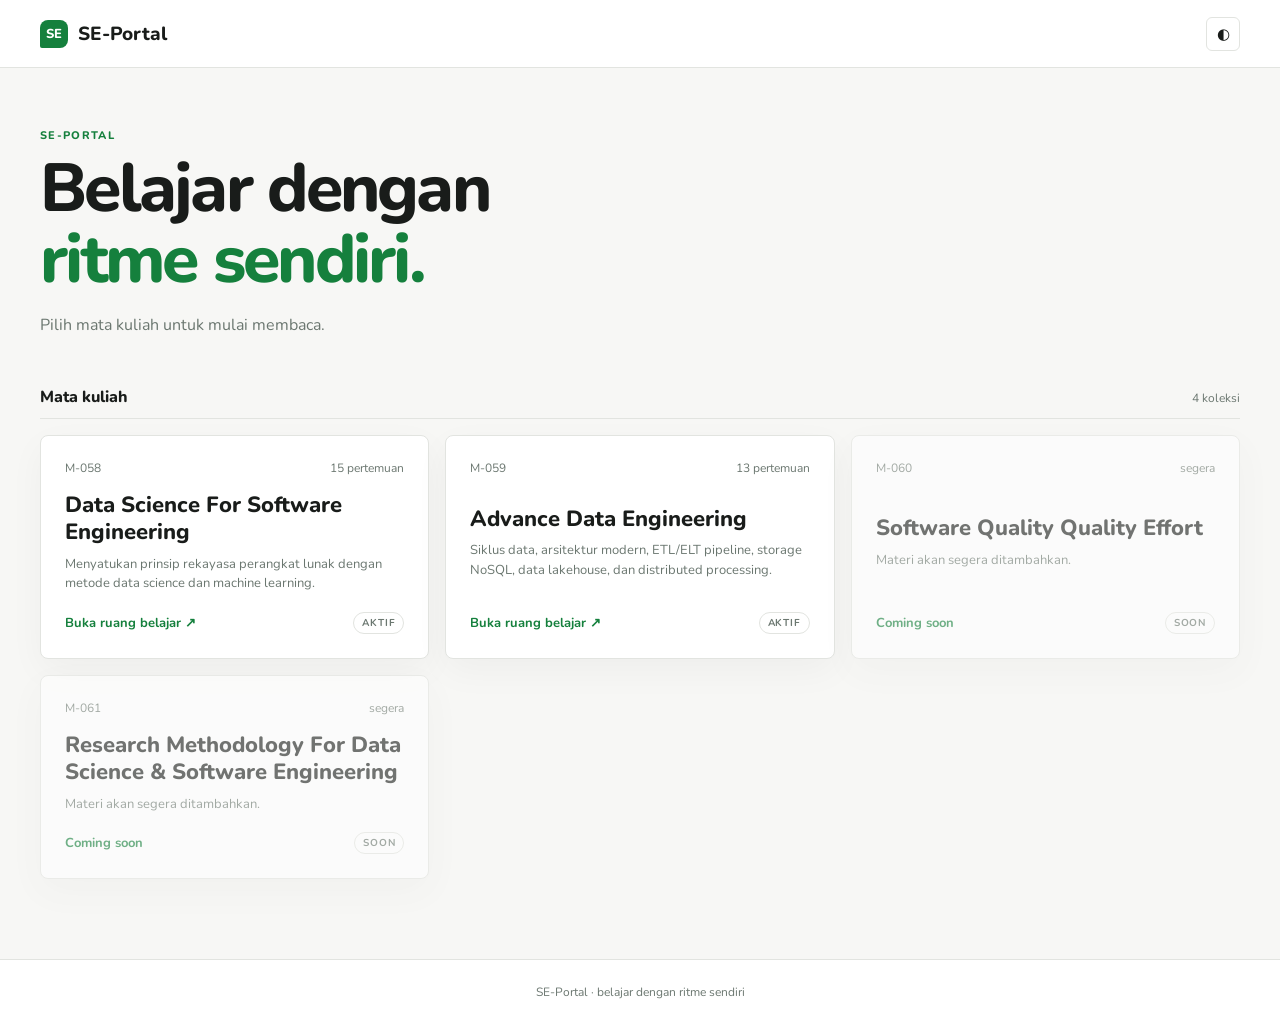
<file: index.html>
<!doctype html>
<html lang="id">
<head>
  <meta charset="utf-8"><meta name="viewport" content="width=device-width,initial-scale=1">
  <title>SE-Portal</title><link rel="stylesheet" href="css/style.css">
</head>
<body data-page="home">
  <header class="topbar"><a class="brand" href="index.html"><span class="brand-mark">SE</span><span>SE-Portal</span></a><div class="top-actions"><button class="icon-btn" data-theme aria-label="Ganti tema">◐</button></div></header>
  <main class="shell home-shell">
    <section class="hero reveal"><p class="kicker">SE-PORTAL</p><h1>Belajar dengan<br><em>ritme sendiri.</em></h1><p class="hero-copy">Pilih mata kuliah untuk mulai membaca.</p></section>
    <section class="recent-wrap" hidden><div class="section-heading"><span>Terakhir dibuka</span><small>lanjutkan dari halaman terakhir</small></div><div id="recent-list" class="recent-list"></div></section>
    <section><div class="section-heading"><span>Mata kuliah</span><small id="course-count"></small></div><div id="course-grid" class="course-grid"></div></section>
  </main>
  <footer class="footer">SE-Portal <span>·</span> belajar dengan ritme sendiri</footer>
  <script src="js/data-store.js"></script>
  <script src="js/app.js"></script>
</body>
</html>
</file>
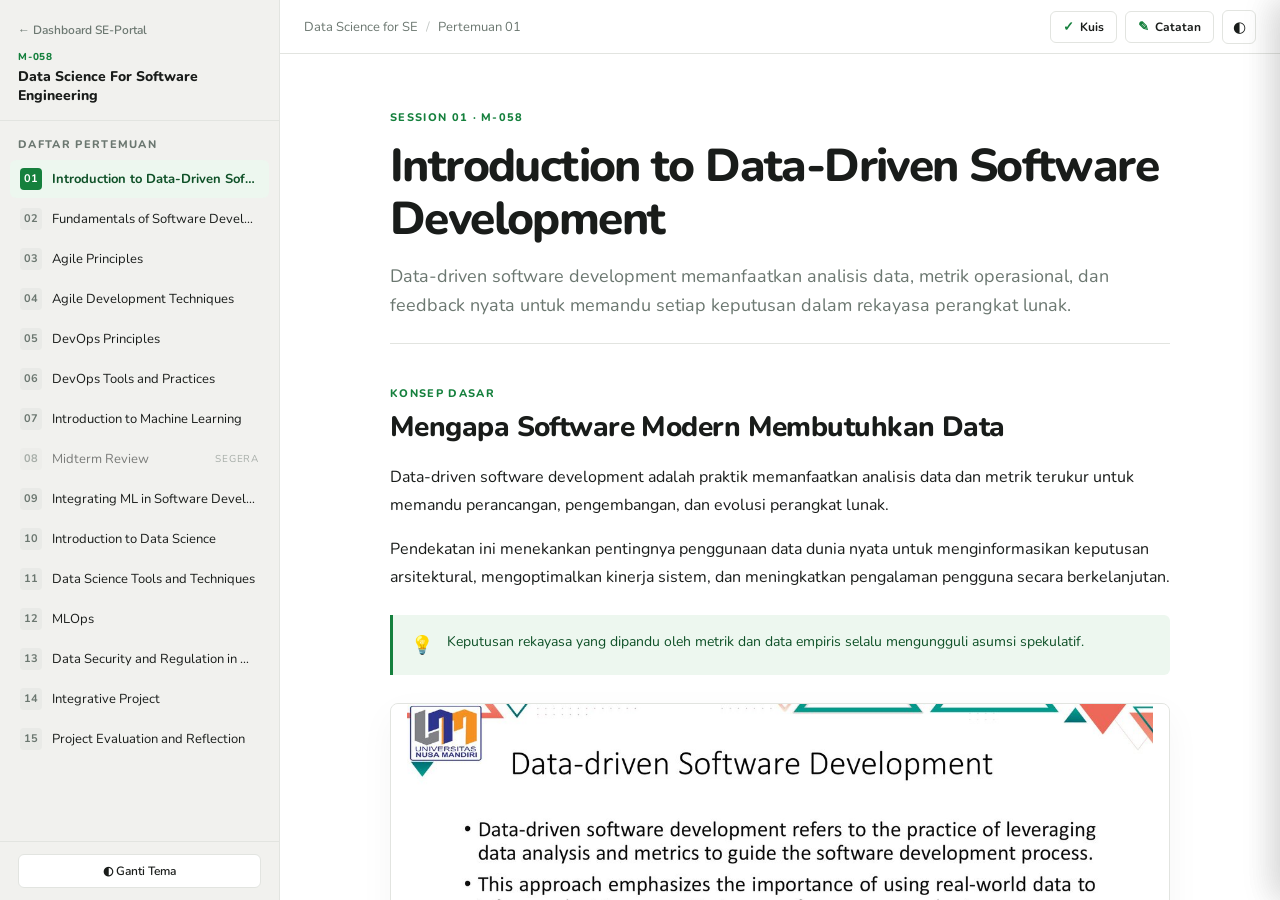
<file: course.html>
<!doctype html>
<html lang="id">
<head>
  <meta charset="utf-8">
  <title>SE-Portal</title>
</head>
<body>
  <script>
    const p = new URLSearchParams(location.search);
    const c = p.get('course') || 'se4ds';
    location.replace(`session.html?course=${c}`);
  </script>
</body>
</html>
</file>
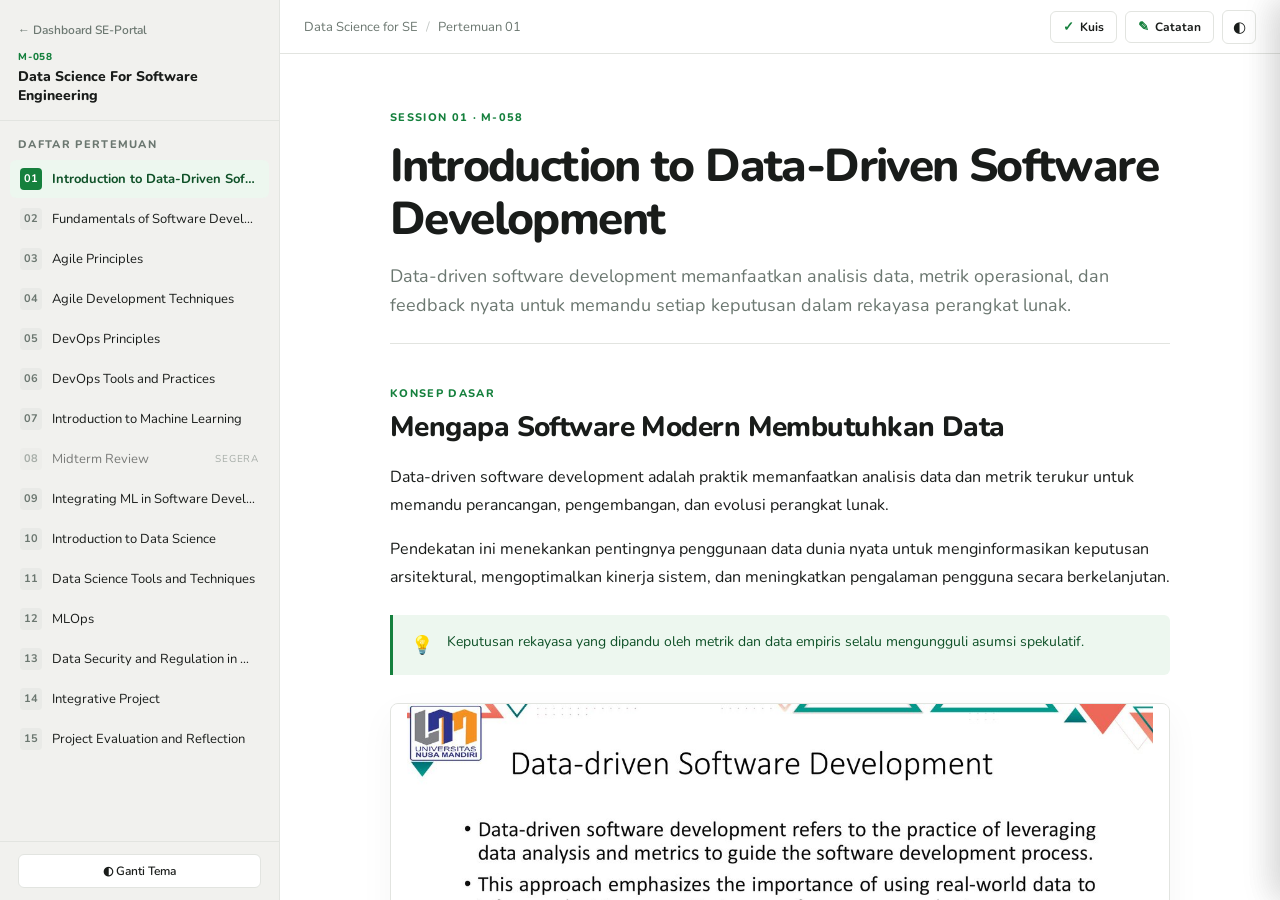
<file: session.html>
<!doctype html>
<html lang="id">
<head>
  <meta charset="utf-8">
  <meta name="viewport" content="width=device-width,initial-scale=1">
  <title>SE-Portal</title>
  <link rel="stylesheet" href="css/style.css">
</head>
<body data-page="session">
  <div class="notion-layout">
    <aside class="notion-sidebar" id="sidebar">
      <div class="sidebar-header">
        <a class="sidebar-back" href="index.html">← Dashboard SE-Portal</a>
        <div class="sidebar-course-info">
          <span class="course-code-badge" id="sidebar-course-code">M-058</span>
          <h2 id="sidebar-course-name">Software Engineering For Data Science</h2>
        </div>
      </div>
      <div class="sidebar-nav-title">DAFTAR PERTEMUAN</div>
      <nav class="sidebar-nav" id="sidebar-sessions"></nav>
      <div class="sidebar-footer">
        <button class="sidebar-action-btn" data-theme>◐ Ganti Tema</button>
      </div>
    </aside>

    <div class="sidebar-backdrop" id="sidebar-backdrop"></div>

    <div class="notion-workspace">
      <header class="notion-topbar">
        <div class="topbar-left">
          <button class="icon-btn mobile-menu-btn" id="sidebar-toggle" aria-label="Menu navigasi">☰</button>
          <div class="breadcrumbs" id="breadcrumbs">
            <span id="breadcrumb-course">SE for Data Science</span>
            <span class="sep">/</span>
            <span id="breadcrumb-session">Pertemuan 02</span>
          </div>
        </div>
        <div class="topbar-actions">
          <button class="topbar-btn" data-open-quiz>
            <span class="btn-icon">✓</span> Kuis
          </button>
          <button class="topbar-btn" data-open-notes>
            <span class="btn-icon">✎</span> Catatan
          </button>
          <button class="icon-btn" data-theme aria-label="Ganti tema">◐</button>
        </div>
      </header>

      <main class="notion-content-scroll" id="doc-scroll">
        <article class="notion-doc" id="doc-content">
          <!-- Konten materi dimuat dinamis -->
        </article>
      </main>
    </div>

    <div class="drawer-backdrop" id="drawer-backdrop"></div>

    <aside class="right-drawer" id="notes-drawer" aria-hidden="true">
      <div class="drawer-head">
        <div>
          <span class="kicker">CATATAN PRIBADI</span>
          <h3>Notes Pertemuan Ini</h3>
        </div>
        <button class="icon-btn close-btn" data-close-notes aria-label="Tutup catatan">✕</button>
      </div>
      <div class="notes-tools">
        <button data-add-note>＋ Teks</button>
        <label>＋ Gambar<input id="image-input" type="file" accept="image/*" hidden></label>
        <button data-export>↓ Backup</button>
        <label>↑ Pulihkan<input id="import-input" type="file" accept="application/json" hidden></label>
      </div>
      <div id="notes-canvas" class="notes-canvas" contenteditable="true" spellcheck="true" data-placeholder="Tulis catatan atau paste gambar di sini..."></div>
      <p class="save-state" id="save-state">Tersimpan di browser</p>
    </aside>

    <aside class="right-drawer" id="quiz-drawer" aria-hidden="true">
      <div class="drawer-head">
        <div>
          <span class="kicker">REVIEW CHAPTER</span>
          <h3 id="quiz-drawer-title">Evaluasi Pemahaman</h3>
        </div>
        <button class="icon-btn close-btn" data-close-quiz aria-label="Tutup kuis">✕</button>
      </div>
      <div class="quiz-body" id="quiz-body">
        <!-- Konten kuis dimuat dinamis -->
      </div>
    </aside>
  </div>

  <script src="js/data-store.js"></script>
  <script src="js/app.js"></script>
</body>
</html>
</file>
<file: css/style.css>
@import url('https://fonts.googleapis.com/css2?family=Nunito:wght@400;500;600;700;800&display=swap');

:root {
  --bg: #f7f7f5;
  --sidebar-bg: #f1f1ee;
  --paper: #ffffff;
  --ink: #191c1a;
  --muted: #6b7770;
  --line: #e2e4e0;
  --green: #15803d;
  --green-dark: #0f5128;
  --tint: #edf7ef;
  --shadow: 0 12px 36px #0000000a;
  --danger-bg: #fef2f2;
  --danger-ink: #b91c1c;
  color-scheme: light;
}

body.dark {
  --bg: #131715;
  --sidebar-bg: #181d19;
  --paper: #1e2420;
  --ink: #e8eee9;
  --muted: #95a39a;
  --line: #2d3830;
  --green: #4ade80;
  --green-dark: #86efac;
  --tint: #1b2e22;
  --shadow: 0 12px 36px #00000030;
  --danger-bg: #371717;
  --danger-ink: #fca5a5;
  color-scheme: dark;
}

* { box-sizing: border-box; }
html, body { height: 100%; margin: 0; }
body {
  background: var(--bg);
  color: var(--ink);
  font-family: 'Nunito', sans-serif;
  transition: background .2s, color .2s;
  overflow-x: hidden;
}

a { color: inherit; text-decoration: none; }
button, label { font: inherit; cursor: pointer; }

/* Home Page */
.topbar {
  height: 68px;
  padding: 0 max(24px, calc((100vw - 1200px) / 2));
  display: flex;
  align-items: center;
  justify-content: space-between;
  border-bottom: 1px solid var(--line);
  background: var(--paper);
}
.brand { display: flex; align-items: center; gap: 10px; font-weight: 800; font-size: 19px; }
.brand-mark {
  display: grid;
  place-items: center;
  width: 28px;
  height: 28px;
  border-radius: 8px 8px 8px 2px;
  background: var(--green);
  color: #fff;
  font-weight: 800;
  font-size: 13px;
  letter-spacing: -.02em;
}
.top-actions { display: flex; align-items: center; gap: 12px; }
.icon-btn {
  border: 1px solid var(--line);
  background: var(--paper);
  color: var(--ink);
  width: 34px;
  height: 34px;
  border-radius: 6px;
  display: grid;
  place-items: center;
  font-size: 15px;
  transition: .15s background, .15s border-color;
}
.icon-btn:hover { background: var(--bg); border-color: var(--green); }
.shell { width: min(1200px, calc(100% - 48px)); margin: auto; }
.home-shell { padding: 60px 0 80px; }
.hero { max-width: 640px; margin-bottom: 50px; }
.kicker { font-size: 11px; letter-spacing: .12em; font-weight: 800; color: var(--green); margin: 0 0 10px; text-transform: uppercase; }
.hero h1 { font-size: clamp(40px, 6vw, 68px); line-height: 1.05; letter-spacing: -.04em; margin: 0; font-weight: 800; }
.hero h1 em { color: var(--green); font-style: normal; }
.hero-copy { color: var(--muted); font-size: 16px; margin-top: 18px; }
.section-heading { display: flex; justify-content: space-between; align-items: baseline; margin: 0 0 16px; border-bottom: 1px solid var(--line); padding-bottom: 10px; }
.section-heading span { font-weight: 800; }
.section-heading small { color: var(--muted); font-size: 12px; }
.course-grid { display: grid; grid-template-columns: repeat(auto-fit, minmax(320px, 1fr)); gap: 16px; }
.course-card {
  min-height: 190px;
  padding: 24px;
  border: 1px solid var(--line);
  border-radius: 8px;
  background: var(--paper);
  box-shadow: var(--shadow);
  display: flex;
  flex-direction: column;
  justify-content: space-between;
  transition: transform .15s, border-color .15s;
}
.course-card:hover { transform: translateY(-3px); border-color: var(--green); }
.course-card.soon { opacity: .6; pointer-events: none; }
.course-meta, .course-foot { display: flex; justify-content: space-between; align-items: center; }
.course-meta { color: var(--muted); font-size: 12px; }
.course-card h2 { font-size: 22px; line-height: 1.25; margin: 16px 0 8px; font-weight: 800; }
.course-card p { font-size: 13px; color: var(--muted); line-height: 1.5; margin: 0; }
.course-foot { color: var(--green); font-size: 13px; font-weight: 700; margin-top: 18px; }
.badge { font-size: 10px; letter-spacing: .08em; text-transform: uppercase; color: var(--muted); border: 1px solid var(--line); padding: 3px 8px; border-radius: 20px; }
.recent-wrap { margin-bottom: 48px; }
.recent-list { display: grid; grid-template-columns: repeat(auto-fit, minmax(240px, 1fr)); gap: 12px; }
.recent-item { border-left: 3px solid var(--green); padding: 14px; background: var(--paper); font-size: 13px; border-radius: 0 6px 6px 0; border-block: 1px solid var(--line); border-right: 1px solid var(--line); }
.recent-item small { display: block; color: var(--muted); margin-top: 4px; }
.footer { padding: 24px; text-align: center; border-top: 1px solid var(--line); font-size: 12px; color: var(--muted); background: var(--paper); }

/* Notion Workspace Layout */
.notion-layout { display: flex; height: 100vh; overflow: hidden; }

/* Sidebar */
.notion-sidebar {
  width: 280px;
  flex-shrink: 0;
  background: var(--sidebar-bg);
  border-right: 1px solid var(--line);
  display: flex;
  flex-direction: column;
  height: 100%;
  user-select: none;
  z-index: 30;
}
.sidebar-header { padding: 18px 18px 14px; border-bottom: 1px solid var(--line); }
.sidebar-back { display: inline-block; font-size: 12px; color: var(--muted); font-weight: 600; margin-bottom: 12px; }
.sidebar-back:hover { color: var(--green); }
.sidebar-course-info { display: flex; flex-direction: column; gap: 4px; }
.course-code-badge { font-size: 10px; letter-spacing: .08em; font-weight: 800; color: var(--green); }
.sidebar-course-info h2 { font-size: 14px; line-height: 1.35; margin: 0; font-weight: 800; }
.sidebar-nav-title { font-size: 11px; letter-spacing: .12em; color: var(--muted); font-weight: 800; padding: 16px 18px 8px; }
.sidebar-nav { flex: 1; overflow-y: auto; padding: 0 10px 18px; display: flex; flex-direction: column; gap: 2px; }
.sidebar-item {
  display: flex;
  align-items: center;
  gap: 10px;
  width: 100%;
  text-align: left;
  background: transparent;
  border: 0;
  padding: 8px 10px;
  border-radius: 6px;
  color: var(--ink);
  font-size: 13px;
  transition: background .12s, color .12s;
}
.sidebar-item:hover { background: color-mix(in srgb, var(--line) 40%, transparent); }
.sidebar-item.active { background: var(--tint); color: var(--green-dark); font-weight: 700; }
.sidebar-item.planned { opacity: .55; }
.session-badge {
  flex-shrink: 0;
  font-size: 11px;
  font-weight: 700;
  color: var(--muted);
  width: 22px;
  height: 22px;
  display: grid;
  place-items: center;
  border-radius: 4px;
  background: color-mix(in srgb, var(--line) 50%, transparent);
}
.sidebar-item.active .session-badge { background: var(--green); color: #fff; }
.session-nav-title { flex: 1; min-width: 0; overflow: hidden; text-overflow: ellipsis; white-space: nowrap; }
.session-nav-status { font-size: 10px; color: var(--muted); text-transform: uppercase; letter-spacing: .08em; }
.sidebar-footer { padding: 12px 18px; border-top: 1px solid var(--line); }
.sidebar-action-btn { width: 100%; border: 1px solid var(--line); background: var(--paper); color: var(--ink); padding: 8px; border-radius: 6px; font-size: 12px; font-weight: 600; text-align: center; }

/* Main Workspace */
.notion-workspace { flex: 1; min-width: 0; display: flex; flex-direction: column; height: 100%; background: var(--paper); }
.notion-topbar {
  height: 54px;
  padding: 0 24px;
  border-bottom: 1px solid var(--line);
  display: flex;
  align-items: center;
  justify-content: space-between;
  flex-shrink: 0;
  background: var(--paper);
}
.topbar-left { display: flex; align-items: center; gap: 12px; min-width: 0; }
.mobile-menu-btn { display: none; }
.breadcrumbs { display: flex; align-items: center; gap: 8px; font-size: 13px; color: var(--muted); min-width: 0; }
.breadcrumbs span { overflow: hidden; text-overflow: ellipsis; white-space: nowrap; }
.breadcrumbs .sep { opacity: .4; }
.topbar-actions { display: flex; align-items: center; gap: 8px; }
.topbar-btn {
  display: flex;
  align-items: center;
  gap: 6px;
  border: 1px solid var(--line);
  background: var(--paper);
  color: var(--ink);
  padding: 6px 12px;
  border-radius: 6px;
  font-size: 12px;
  font-weight: 700;
  transition: .15s background, .15s border-color;
}
.topbar-btn:hover { background: var(--tint); border-color: var(--green); color: var(--green); }
.btn-icon { color: var(--green); font-size: 13px; }

/* Document Content (Notion Scroll) */
.notion-content-scroll { flex: 1; overflow-y: auto; padding: 48px 28px 90px; }
.notion-doc { max-width: 780px; margin: 0 auto; line-height: 1.75; }
.doc-header { margin-bottom: 40px; padding-bottom: 24px; border-bottom: 1px solid var(--line); }
.doc-title { font-size: clamp(32px, 4.5vw, 46px); line-height: 1.15; letter-spacing: -.035em; margin: 10px 0 16px; font-weight: 800; }
.doc-lead { font-size: 18px; color: var(--muted); line-height: 1.6; margin: 0; }
.doc-section { margin-bottom: 48px; }
.section-label { font-size: 11px; letter-spacing: .12em; font-weight: 800; text-transform: uppercase; color: var(--green); margin-bottom: 6px; }
.section-title { font-size: clamp(22px, 3vw, 28px); line-height: 1.25; letter-spacing: -.02em; margin: 0 0 18px; font-weight: 800; }
.section-text p { font-size: 16px; margin: 0 0 16px; color: var(--ink); }

/* Callout Box */
.callout {
  display: flex;
  gap: 14px;
  margin: 24px 0;
  padding: 16px 18px;
  background: var(--tint);
  border-left: 3px solid var(--green);
  border-radius: 0 6px 6px 0;
  font-size: 14px;
  line-height: 1.6;
  color: var(--green-dark);
}
.callout-symbol { font-size: 18px; flex-shrink: 0; }

/* Figures & Media */
.doc-media {
  margin: 28px 0;
  border: 1px solid var(--line);
  border-radius: 8px;
  background: var(--bg);
  overflow: hidden;
  box-shadow: var(--shadow);
}
.doc-media img {
  width: 100%;
  max-height: 420px;
  object-fit: contain;
  display: block;
  background: #fff;
  transition: transform .2s;
  cursor: zoom-in;
}
.doc-media img:hover {
  transform: scale(1.01);
}
.doc-media figcaption {
  padding: 10px 16px;
  font-size: 13px;
  color: var(--muted);
  background: var(--paper);
  border-top: 1px solid var(--line);
  display: flex;
  align-items: center;
  gap: 8px;
}
.doc-media figcaption .media-icon { font-size: 14px; }

/* Interactive Diagrams */
.diagram { margin: 32px 0; padding: 24px; background: var(--bg); border: 1px solid var(--line); border-radius: 8px; }
.diagram-title { font-size: 11px; color: var(--green); font-weight: 800; text-transform: uppercase; letter-spacing: .08em; margin-bottom: 18px; }
.visual-note { display: grid; grid-template-columns: minmax(0, 1.2fr) minmax(140px, .8fr); gap: 16px; align-items: center; margin-bottom: 20px; }
.visual-note img { width: 100%; max-height: 220px; object-fit: contain; background: #fff; border: 1px solid var(--line); border-radius: 6px; }
.visual-note p { margin: 0; font-size: 13px; line-height: 1.5; color: var(--muted); }
.split-animation { padding: 16px; border: 1px solid var(--line); background: var(--paper); border-radius: 6px; margin: 16px 0 24px; }
.split-label { font-weight: 800; font-size: 13px; margin-bottom: 8px; }
.split-bar { display: flex; height: 42px; border-radius: 4px; overflow: hidden; }
.split-bar i { display: grid; place-items: center; color: #fff; font-style: normal; font-size: 11px; font-weight: 800; }
.train-part { width: 80%; background: var(--green); }
.test-part { width: 20%; background: #6b9c7b; }
.split-caption { color: var(--muted); font-size: 12px; margin-top: 8px; }
.folds { display: grid; grid-template-columns: repeat(10, 1fr); gap: 4px; }
.folds i { height: 48px; background: var(--green); opacity: .35; border-radius: 2px; }
.folds i:nth-child(3n) { opacity: .9; }
.fold-note { display: flex; justify-content: space-between; color: var(--muted); font-size: 12px; margin-top: 10px; }
.flow { display: flex; align-items: center; gap: 8px; overflow-x: auto; padding-bottom: 6px; }
.flow span { flex: 1; min-width: 90px; text-align: center; padding: 12px 6px; background: var(--paper); border: 1px solid var(--line); font-weight: 700; font-size: 12px; border-radius: 4px; }
.flow b { color: var(--green); font-size: 16px; }
.pipeline-animation { display: flex; gap: 8px; align-items: center; overflow-x: auto; padding: 10px 0; }
.pipeline-node { min-width: 90px; padding: 12px 8px; text-align: center; border: 1px solid var(--green); background: var(--paper); font-size: 12px; font-weight: 800; border-radius: 4px; }
.inference-line { display: flex; align-items: center; gap: 8px; color: var(--muted); font-size: 12px; margin-top: 14px; }
.inference-line i { width: 36px; height: 3px; background: var(--green); }
.inference-line strong { color: var(--green); }

/* Rich Animated Widgets */
.animated-widget { box-shadow: 0 4px 20px #00000008; transition: border-color .2s; }
.animated-widget:hover { border-color: var(--green); }

/* DIKW Pyramid */
.dikw-container { display: flex; flex-direction: column; align-items: center; gap: 8px; margin: 16px 0 10px; }
.dikw-level {
  display: flex;
  flex-direction: column;
  align-items: center;
  justify-content: center;
  padding: 10px 14px;
  border-radius: 6px;
  text-align: center;
  transition: transform .18s, filter .18s;
  cursor: default;
}
.dikw-level:hover { transform: scale(1.02); filter: brightness(1.05); }
.dikw-level .dikw-name { font-weight: 800; font-size: 13px; letter-spacing: .06em; }
.dikw-level small { font-size: 11px; opacity: .9; margin-top: 2px; }
.dikw-level.l4 { width: 45%; background: var(--green); color: #fff; box-shadow: 0 4px 14px #15803d33; }
.dikw-level.l3 { width: 62%; background: #22c55e; color: #fff; }
.dikw-level.l2 { width: 80%; background: var(--tint); color: var(--green-dark); border: 1px solid var(--green); }
.dikw-level.l1 { width: 98%; background: var(--paper); color: var(--ink); border: 1px solid var(--line); }

/* 8 V's Matrix */
.v8-matrix { display: grid; grid-template-columns: repeat(auto-fit, minmax(150px, 1fr)); gap: 10px; margin: 14px 0 6px; }
.v8-item {
  background: var(--paper);
  border: 1px solid var(--line);
  border-radius: 6px;
  padding: 12px;
  display: flex;
  flex-direction: column;
  gap: 4px;
  transition: transform .15s, border-color .15s;
}
.v8-item:hover { transform: translateY(-2px); border-color: var(--green); }
.v-num { font-size: 10px; font-weight: 800; color: var(--green); background: var(--tint); width: max-content; padding: 2px 6px; border-radius: 4px; }
.v8-item strong { font-size: 13px; }
.v8-item span { font-size: 11px; color: var(--muted); line-height: 1.4; }

/* Roles Matrix */
.roles-matrix { display: grid; grid-template-columns: repeat(auto-fit, minmax(220px, 1fr)); gap: 14px; margin: 14px 0 6px; }
.role-box {
  background: var(--paper);
  border: 1px solid var(--line);
  border-radius: 8px;
  padding: 16px;
  display: flex;
  flex-direction: column;
  gap: 6px;
}
.role-badge { font-size: 11px; font-weight: 800; color: #fff; background: var(--green); padding: 3px 8px; border-radius: 4px; width: max-content; }
.role-box.ds .role-badge { background: #2563eb; }
.role-box.mle .role-badge { background: #7c3aed; }
.role-focus { font-size: 12px; margin: 4px 0 0; color: var(--muted); }
.role-bar { height: 22px; background: var(--bg); border-radius: 4px; overflow: hidden; margin: 6px 0; border: 1px solid var(--line); }
.role-bar i { display: flex; align-items: center; height: 100%; background: var(--green); color: #fff; font-size: 10px; font-weight: 800; font-style: normal; padding-left: 8px; }
.role-box.ds .role-bar i { background: #2563eb; }
.role-box.mle .role-bar i { background: #7c3aed; }
.role-detail { font-size: 12px; color: var(--ink); margin: 0; line-height: 1.5; }

/* Animated Pipeline Flow */
.pipeline-animated-flow { display: flex; align-items: center; justify-content: space-between; gap: 8px; overflow-x: auto; padding: 12px 6px; }
.pipe-step {
  flex: 1;
  min-width: 100px;
  background: var(--paper);
  border: 1px solid var(--line);
  border-radius: 6px;
  padding: 10px;
  text-align: center;
  display: flex;
  flex-direction: column;
  align-items: center;
  gap: 2px;
}
.pipe-icon { font-size: 20px; margin-bottom: 2px; }
.pipe-step b { font-size: 12px; }
.pipe-step small { font-size: 10px; color: var(--muted); }
.pipe-arrow { color: var(--green); font-style: normal; font-size: 14px; }
.pipeline-pulse-track { height: 4px; background: var(--line); border-radius: 2px; position: relative; margin-top: 10px; overflow: hidden; }
.pulse-packet { position: absolute; width: 60px; height: 100%; background: var(--green); border-radius: 2px; animation: pulse-run 2.4s infinite cubic-bezier(.4, 0, .2, 1); }
@keyframes pulse-run { 0% { left: -60px; } 100% { left: 100%; } }

/* Scale Visual Grid */
.scale-visual-grid { display: grid; grid-template-columns: repeat(auto-fit, minmax(160px, 1fr)); gap: 12px; margin: 14px 0 6px; }
.scale-card {
  background: var(--paper);
  border: 1px solid var(--line);
  border-radius: 6px;
  padding: 14px;
  display: flex;
  flex-direction: column;
  gap: 4px;
  border-top: 3px solid var(--line);
}
.scale-tag { font-size: 10px; font-weight: 800; text-transform: uppercase; letter-spacing: .08em; }
.scale-card:nth-child(1) { border-top-color: #64748b; }
.scale-card:nth-child(2) { border-top-color: #0284c7; }
.scale-card:nth-child(3) { border-top-color: #d97706; }
.scale-card:nth-child(4) { border-top-color: var(--green); }
.scale-card b { font-size: 13px; margin-top: 2px; }
.scale-card p { font-size: 12px; color: var(--muted); margin: 0; }
.scale-card small { font-size: 11px; color: var(--ink); font-weight: 600; margin-top: 4px; }

/* Box Plot Graphic */
.boxplot-graphic { padding: 18px 12px; background: var(--paper); border: 1px solid var(--line); border-radius: 6px; margin: 14px 0 6px; }
.bp-track { display: flex; align-items: center; justify-content: center; height: 70px; position: relative; }
.bp-whisker { width: 60px; height: 2px; background: var(--ink); position: relative; display: flex; align-items: center; justify-content: center; }
.bp-whisker:before { content: ''; position: absolute; height: 32px; width: 2px; background: var(--ink); }
.bp-whisker.left:before { left: 0; }
.bp-whisker.right:before { right: 0; }
.bp-whisker span { position: absolute; top: 40px; font-size: 9px; color: var(--muted); white-space: nowrap; }
.bp-box { display: flex; width: 240px; height: 54px; border: 2px solid var(--green); background: var(--tint); position: relative; border-radius: 3px; }
.bp-part { flex: 1; display: flex; flex-direction: column; align-items: center; justify-content: center; font-size: 11px; }
.bp-part b { font-weight: 800; color: var(--green-dark); }
.bp-part small { font-size: 9px; color: var(--muted); }
.bp-median { width: 3px; background: #e11d48; position: relative; display: flex; flex-direction: column; align-items: center; }
.bp-median b { position: absolute; top: -20px; font-size: 10px; color: #e11d48; white-space: nowrap; font-weight: 800; }
.bp-outlier { margin-left: 40px; display: flex; flex-direction: column; align-items: center; gap: 4px; }
.bp-outlier i { width: 10px; height: 10px; border-radius: 50%; background: #e11d48; animation: outlier-pulse 1.5s infinite; }
.bp-outlier span { font-size: 9px; color: #e11d48; font-weight: 700; }
@keyframes outlier-pulse { 0%, 100% { transform: scale(1); opacity: 1; } 50% { transform: scale(1.3); opacity: .7; } }
.bp-iqr-label { text-align: center; font-size: 11px; color: var(--green); font-weight: 800; margin-top: 24px; letter-spacing: .05em; }

/* Formats Comparison */
.format-compare-grid { display: grid; grid-template-columns: 1fr 1fr; gap: 14px; margin: 14px 0 6px; }
.format-col { padding: 14px; border-radius: 6px; border: 1px solid var(--line); background: var(--paper); }
.format-col.rec { border-top: 3px solid var(--green); }
.format-col.not-rec { border-top: 3px solid #e11d48; }
.fmt-head { font-weight: 800; font-size: 12px; margin-bottom: 10px; }
.format-col.rec .fmt-head { color: var(--green); }
.format-col.not-rec .fmt-head { color: #e11d48; }
.format-col ul { margin: 0; padding-left: 18px; font-size: 12px; line-height: 1.8; }

/* Annotation Demo */
.annotation-demo-grid { display: grid; grid-template-columns: 1fr 1fr; gap: 14px; margin: 14px 0 6px; }
.anno-card { padding: 14px; background: var(--paper); border: 1px solid var(--line); border-radius: 6px; }
.anno-card b { display: block; font-size: 12px; margin-bottom: 10px; }
.ner-box { font-size: 13px; line-height: 2.2; }
.ner-box mark { padding: 3px 6px; border-radius: 4px; font-weight: 700; font-size: 12px; }
.ner-box mark small { font-size: 9px; margin-left: 4px; opacity: .8; font-weight: 800; }
.tag-loc { background: #dbeafe; color: #1e40af; }
.tag-per { background: #dcfce7; color: #15803d; }
.tag-date { background: #fef3c7; color: #92400e; }
.bbox-demo { height: 110px; background: var(--bg); border: 1px dashed var(--line); border-radius: 4px; position: relative; }
.bbox-box { position: absolute; border: 2px solid; border-radius: 3px; font-size: 10px; font-weight: 800; padding: 2px 4px; }
.bbox-box.b1 { top: 15px; left: 20px; width: 100px; height: 75px; border-color: #2563eb; color: #2563eb; background: #2563eb12; }
.bbox-box.b2 { top: 25px; right: 25px; width: 60px; height: 65px; border-color: var(--green); color: var(--green); background: #15803d12; }

/* Agile & Scrum Widgets */
.agile-values-grid { display: grid; grid-template-columns: repeat(auto-fit, minmax(240px, 1fr)); gap: 10px; margin: 14px 0 6px; }
.agile-val-card { background: var(--paper); border: 1px solid var(--line); border-radius: 6px; padding: 12px; display: flex; align-items: center; justify-content: space-between; }
.agile-val-card .val-left { color: var(--green); font-weight: 800; font-size: 13px; }
.agile-val-card .val-over { font-size: 11px; color: var(--muted); padding: 2px 6px; background: var(--bg); border-radius: 4px; }
.agile-val-card .val-right { color: var(--muted); font-size: 12px; text-decoration: line-through; }
.sprint-cycle-anim { display: flex; align-items: center; justify-content: space-between; gap: 8px; overflow-x: auto; padding: 12px 6px; }
.sprint-step { flex: 1; min-width: 90px; text-align: center; padding: 10px 6px; background: var(--paper); border: 1px solid var(--line); border-radius: 6px; font-size: 12px; }
.sprint-step span { font-size: 18px; display: block; margin-bottom: 2px; }

/* Interactive Kanban Board */
.kanban-board-demo { display: grid; grid-template-columns: repeat(3, 1fr); gap: 12px; margin: 14px 0 6px; }
.kanban-col { background: var(--bg); border: 1px solid var(--line); border-radius: 6px; padding: 10px; }
.kanban-col h5 { margin: 0 0 10px; font-size: 12px; font-weight: 800; display: flex; justify-content: space-between; align-items: center; }
.kanban-card { background: var(--paper); border: 1px solid var(--line); border-radius: 4px; padding: 8px 10px; margin-bottom: 8px; font-size: 12px; box-shadow: 0 1px 3px #0000000a; }
.kanban-tag { display: inline-block; font-size: 9px; font-weight: 800; padding: 2px 5px; border-radius: 3px; margin-bottom: 4px; }
.tag-bug { background: #fee2e2; color: #b91c1c; }
.tag-feat { background: #dbeafe; color: #1d4ed8; }
.tag-task { background: var(--tint); color: var(--green); }

/* DevOps Infinity & CALMS */
.devops-infinity-wrap { display: flex; align-items: center; justify-content: space-around; padding: 16px; background: var(--paper); border: 1px solid var(--line); border-radius: 8px; margin: 14px 0 6px; }
.devops-side { text-align: center; flex: 1; }
.devops-side h6 { font-size: 14px; margin: 0 0 8px; }
.dev-side h6 { color: #2563eb; }
.ops-side h6 { color: var(--green); }
.devops-pills { display: flex; flex-wrap: wrap; justify-content: center; gap: 6px; }
.devops-pills span { font-size: 11px; padding: 3px 8px; border-radius: 4px; background: var(--bg); border: 1px solid var(--line); font-weight: 600; }
.infinity-symbol { font-size: 38px; color: var(--green); font-weight: 900; animation: spin-slow 12s linear infinite; }
@keyframes spin-slow { 0% { transform: rotate(0deg); } 100% { transform: rotate(360deg); } }

/* Containers vs VM Architecture */
.containers-vs-vm-grid { display: grid; grid-template-columns: 1fr 1fr; gap: 14px; margin: 14px 0 6px; }
.arch-stack { background: var(--paper); border: 1px solid var(--line); border-radius: 6px; padding: 12px; display: flex; flex-direction: column; gap: 6px; }
.arch-stack h6 { margin: 0 0 6px; font-size: 12px; font-weight: 800; text-align: center; }
.arch-layer { padding: 8px; text-align: center; font-size: 11px; font-weight: 700; border-radius: 4px; border: 1px solid; }
.layer-app { background: #dbeafe; border-color: #93c5fd; color: #1e40af; }
.layer-guest { background: #fef3c7; border-color: #fde68a; color: #92400e; }
.layer-docker { background: #dcfce7; border-color: #86efac; color: #166534; }
.layer-host { background: #f1f5f9; border-color: #cbd5e1; color: #334155; }

/* Confusion Matrix Interactive */
.confusion-matrix-grid { display: grid; grid-template-columns: 1fr 1fr; gap: 8px; max-width: 420px; margin: 14px auto 8px; }
.cm-cell { padding: 14px; border-radius: 6px; text-align: center; border: 1px solid var(--line); display: flex; flex-direction: column; gap: 2px; }
.cm-tp { background: #dcfce7; border-color: #86efac; color: #166534; }
.cm-tn { background: #e0f2fe; border-color: #bae6fd; color: #075985; }
.cm-fp { background: #fef2f2; border-color: #fecaca; color: #991b1b; }
.cm-fn { background: #fef3c7; border-color: #fde68a; color: #854d0e; }
.cm-cell b { font-size: 13px; }
.cm-cell small { font-size: 10px; opacity: .85; }

/* API Serving Flow */
.api-serving-anim { display: flex; align-items: center; justify-content: space-between; gap: 6px; overflow-x: auto; padding: 14px 6px; background: var(--paper); border: 1px solid var(--line); border-radius: 6px; margin: 14px 0 6px; }
.api-node { flex: 1; min-width: 90px; text-align: center; padding: 8px 4px; border-radius: 4px; background: var(--bg); border: 1px solid var(--line); font-size: 11px; font-weight: 700; }

/* CRISP-DM Cycle */
.crisp-cycle-grid { display: grid; grid-template-columns: repeat(auto-fit, minmax(130px, 1fr)); gap: 8px; margin: 14px 0 6px; }
.crisp-step { background: var(--paper); border: 1px solid var(--line); border-radius: 6px; padding: 10px; text-align: center; font-size: 11px; font-weight: 700; }
.crisp-step span { display: block; font-size: 10px; color: var(--green); font-weight: 800; margin-bottom: 2px; }

/* MLOps 3-Ring Loop */
.mlops-rings-grid { display: grid; grid-template-columns: repeat(3, 1fr); gap: 12px; margin: 14px 0 6px; }
.ring-card { padding: 12px; background: var(--paper); border: 1px solid var(--line); border-radius: 6px; text-align: center; }
.ring-card h6 { margin: 0 0 4px; font-size: 12px; font-weight: 800; }
.ring-card.r1 { border-top: 3px solid #2563eb; }
.ring-card.r2 { border-top: 3px solid var(--green); }
.ring-card.r3 { border-top: 3px solid #7c3aed; }
.ring-card p { font-size: 11px; color: var(--muted); margin: 0; }

/* CAP Triangle Interactive Widget */
.cap-triangle-grid { display: grid; grid-template-columns: repeat(3, 1fr); gap: 10px; margin: 14px 0 6px; }
.cap-box { padding: 12px; border-radius: 6px; border: 1px solid var(--line); background: var(--paper); text-align: center; }
.cap-box.cp { border-top: 3px solid #2563eb; }
.cap-box.ap { border-top: 3px solid var(--green); }
.cap-box.ca { border-top: 3px solid #d97706; }
.cap-box h6 { margin: 0 0 4px; font-size: 12px; font-weight: 800; }
.cap-box p { font-size: 11px; color: var(--muted); margin: 0; }

/* Medallion Stack */
.medallion-stack-grid { display: grid; grid-template-columns: repeat(3, 1fr); gap: 12px; margin: 14px 0 6px; }
.med-card { padding: 14px; border-radius: 6px; border: 1px solid var(--line); text-align: center; }
.med-bronze { background: #fffbeb; border-color: #fde68a; color: #92400e; }
.med-silver { background: #f1f5f9; border-color: #cbd5e1; color: #334155; }
.med-gold { background: #fefce8; border-color: #fef08a; color: #854d0e; }
.med-card b { display: block; font-size: 13px; margin-bottom: 2px; }
.med-card small { font-size: 11px; opacity: .85; }

/* Security Shield Layers */
.security-shield-grid { display: grid; grid-template-columns: repeat(auto-fit, minmax(130px, 1fr)); gap: 8px; margin: 14px 0 6px; }
.sec-shield { background: var(--paper); border: 1px solid var(--line); border-radius: 6px; padding: 10px; text-align: center; font-size: 11px; font-weight: 700; }
.sec-shield span { font-size: 18px; display: block; margin-bottom: 2px; }

/* Document Footer */
.doc-footer { margin-top: 60px; padding-top: 32px; border-top: 1px solid var(--line); }
.doc-cta-card { display: flex; justify-content: space-between; align-items: center; flex-wrap: wrap; gap: 16px; padding: 22px; background: var(--bg); border: 1px solid var(--line); border-radius: 8px; margin-bottom: 24px; }
.doc-cta-card h3 { font-size: 18px; margin: 4px 0 6px; font-weight: 800; }
.doc-cta-card p { font-size: 13px; color: var(--muted); margin: 0; }
.cta-actions { display: flex; gap: 10px; align-items: center; }
.primary { background: var(--green); color: #fff; border: 0; padding: 10px 18px; border-radius: 6px; font-weight: 700; font-size: 13px; transition: opacity .15s; }
.primary:hover { opacity: .9; }
.primary.full-width { width: 100%; padding: 12px; }
.icon-outline-btn { border: 1px solid var(--line); background: var(--paper); color: var(--ink); padding: 9px 15px; border-radius: 6px; font-size: 13px; font-weight: 700; }
.doc-nav-row { display: flex; justify-content: space-between; gap: 12px; }
.doc-nav-btn { background: transparent; border: 1px solid var(--line); padding: 12px 16px; border-radius: 6px; font-size: 13px; font-weight: 700; color: var(--ink); transition: .15s border-color, .15s background; }
.doc-nav-btn:hover { border-color: var(--green); background: var(--tint); color: var(--green); }
.doc-empty-state { text-align: center; padding: 80px 20px; }
.doc-empty-state h1 { font-size: 32px; margin: 12px 0; }
.empty-lead { color: var(--muted); font-size: 16px; }

/* Right Drawers & Backdrops */
.drawer-backdrop, .sidebar-backdrop {
  position: fixed;
  inset: 0;
  background: #00000055;
  backdrop-filter: blur(2px);
  z-index: 40;
  opacity: 0;
  pointer-events: none;
  transition: opacity .2s;
}
.drawer-backdrop.open, .sidebar-backdrop.open { opacity: 1; pointer-events: auto; }
.right-drawer {
  position: fixed;
  top: 0;
  right: 0;
  width: min(520px, 94vw);
  height: 100vh;
  background: var(--paper);
  border-left: 1px solid var(--line);
  box-shadow: -8px 0 32px #00000018;
  z-index: 50;
  transform: translateX(100%);
  transition: transform .24s cubic-bezier(.16, 1, .3, 1);
  display: flex;
  flex-direction: column;
}
.right-drawer.open { transform: translateX(0); }
.drawer-head { padding: 18px 22px; border-bottom: 1px solid var(--line); display: flex; justify-content: space-between; align-items: center; }
.drawer-head h3 { font-size: 18px; margin: 4px 0 0; font-weight: 800; }
.close-btn { width: 30px; height: 30px; font-size: 14px; }

/* Notes Drawer */
.notes-tools { display: flex; flex-wrap: wrap; gap: 8px; padding: 12px 22px; border-bottom: 1px solid var(--line); background: var(--bg); }
.notes-tools button, .notes-tools label { border: 1px solid var(--line); background: var(--paper); padding: 6px 10px; font-size: 12px; font-weight: 600; border-radius: 4px; color: var(--ink); }
.notes-canvas { flex: 1; overflow-y: auto; padding: 20px 22px; outline: none; font-size: 15px; line-height: 1.7; }
.notes-canvas:empty:before { content: attr(data-placeholder); color: var(--muted); pointer-events: none; }
.note-block { background: var(--bg); padding: 12px; margin-bottom: 10px; border-left: 3px solid var(--green); border-radius: 0 4px 4px 0; }
.notes-canvas img { display: block; max-width: 100%; max-height: 240px; margin: 10px 0; border-radius: 4px; border: 1px solid var(--line); }
.save-state { font-size: 11px; color: var(--muted); padding: 8px 22px; margin: 0; border-top: 1px solid var(--line); }

/* Quiz Drawer */
.quiz-body { flex: 1; overflow-y: auto; padding: 20px 22px; }
.quiz-info-card { padding: 14px; background: var(--tint); border-left: 3px solid var(--green); border-radius: 0 6px 6px 0; margin-bottom: 20px; }
.quiz-info-card h4 { font-size: 15px; margin: 4px 0; font-weight: 800; color: var(--green-dark); }
.quiz-info-card p { font-size: 13px; color: var(--muted); margin: 0; }
.quiz-questions-list { display: flex; flex-direction: column; gap: 18px; margin-bottom: 24px; }
.quiz-card { padding: 16px; border: 1px solid var(--line); border-radius: 8px; background: var(--bg); }
.quiz-card-head { margin-bottom: 8px; }
.quiz-card-num { font-size: 11px; letter-spacing: .08em; font-weight: 800; color: var(--green); text-transform: uppercase; }
.quiz-card-prompt { font-size: 15px; font-weight: 700; line-height: 1.45; margin: 0 0 14px; }
.quiz-choice-group { display: flex; flex-direction: column; gap: 8px; }
.quiz-choice-item {
  display: flex;
  align-items: center;
  gap: 10px;
  padding: 10px 12px;
  border: 1px solid var(--line);
  background: var(--paper);
  border-radius: 6px;
  font-size: 13px;
  line-height: 1.4;
  transition: .15s border-color, .15s background;
}
.quiz-choice-item:hover { border-color: var(--green); }
.quiz-choice-item:has(input:checked) { border-color: var(--green); background: var(--tint); font-weight: 700; }
.quiz-choice-item input { accent-color: var(--green); }
.quiz-form-actions { padding-bottom: 20px; }
.quiz-result-box { padding: 20px; background: var(--bg); border: 1px solid var(--line); border-radius: 8px; margin-bottom: 24px; text-align: center; }
.quiz-score-display { display: flex; flex-direction: column; gap: 4px; margin: 12px 0; }
.score-number { font-size: 38px; font-weight: 800; color: var(--green); line-height: 1; }
.score-label { font-size: 14px; font-weight: 700; }
.score-desc { font-size: 13px; color: var(--muted); margin: 0 0 18px; }
.quiz-actions-row { display: flex; justify-content: center; gap: 10px; }
.quiz-wrong-breakdown h5 { font-size: 14px; margin: 0 0 14px; font-weight: 800; }
.wrong-items { display: flex; flex-direction: column; gap: 14px; }
.wrong-item { padding: 14px; border: 1px solid var(--line); border-radius: 6px; background: var(--bg); font-size: 13px; }
.wrong-q { margin: 0 0 8px; font-weight: 700; line-height: 1.4; }
.wrong-answers-diff { display: flex; flex-direction: column; gap: 4px; margin-bottom: 8px; }
.badge-wrong { color: var(--danger-ink); background: var(--danger-bg); padding: 4px 8px; border-radius: 4px; font-size: 12px; }
.badge-right { color: var(--green); background: var(--tint); padding: 4px 8px; border-radius: 4px; font-size: 12px; font-weight: 700; }
.wrong-exp { margin: 6px 0 0; color: var(--muted); font-size: 12px; line-height: 1.45; }
.quiz-empty-box { text-align: center; padding: 40px 10px; color: var(--muted); }

/* Responsive */
@media (max-width: 860px) {
  .notion-sidebar {
    position: fixed;
    top: 0;
    bottom: 0;
    left: 0;
    transform: translateX(-100%);
    transition: transform .22s cubic-bezier(.16, 1, .3, 1);
  }
  .notion-sidebar.open { transform: translateX(0); }
  .mobile-menu-btn { display: grid; }
  .notion-content-scroll { padding: 32px 18px 70px; }
  .doc-title { font-size: 30px; }
  .visual-note { grid-template-columns: 1fr; }
  .doc-nav-row { flex-direction: column; }
  .doc-nav-btn { text-align: center; }
}
</file>
